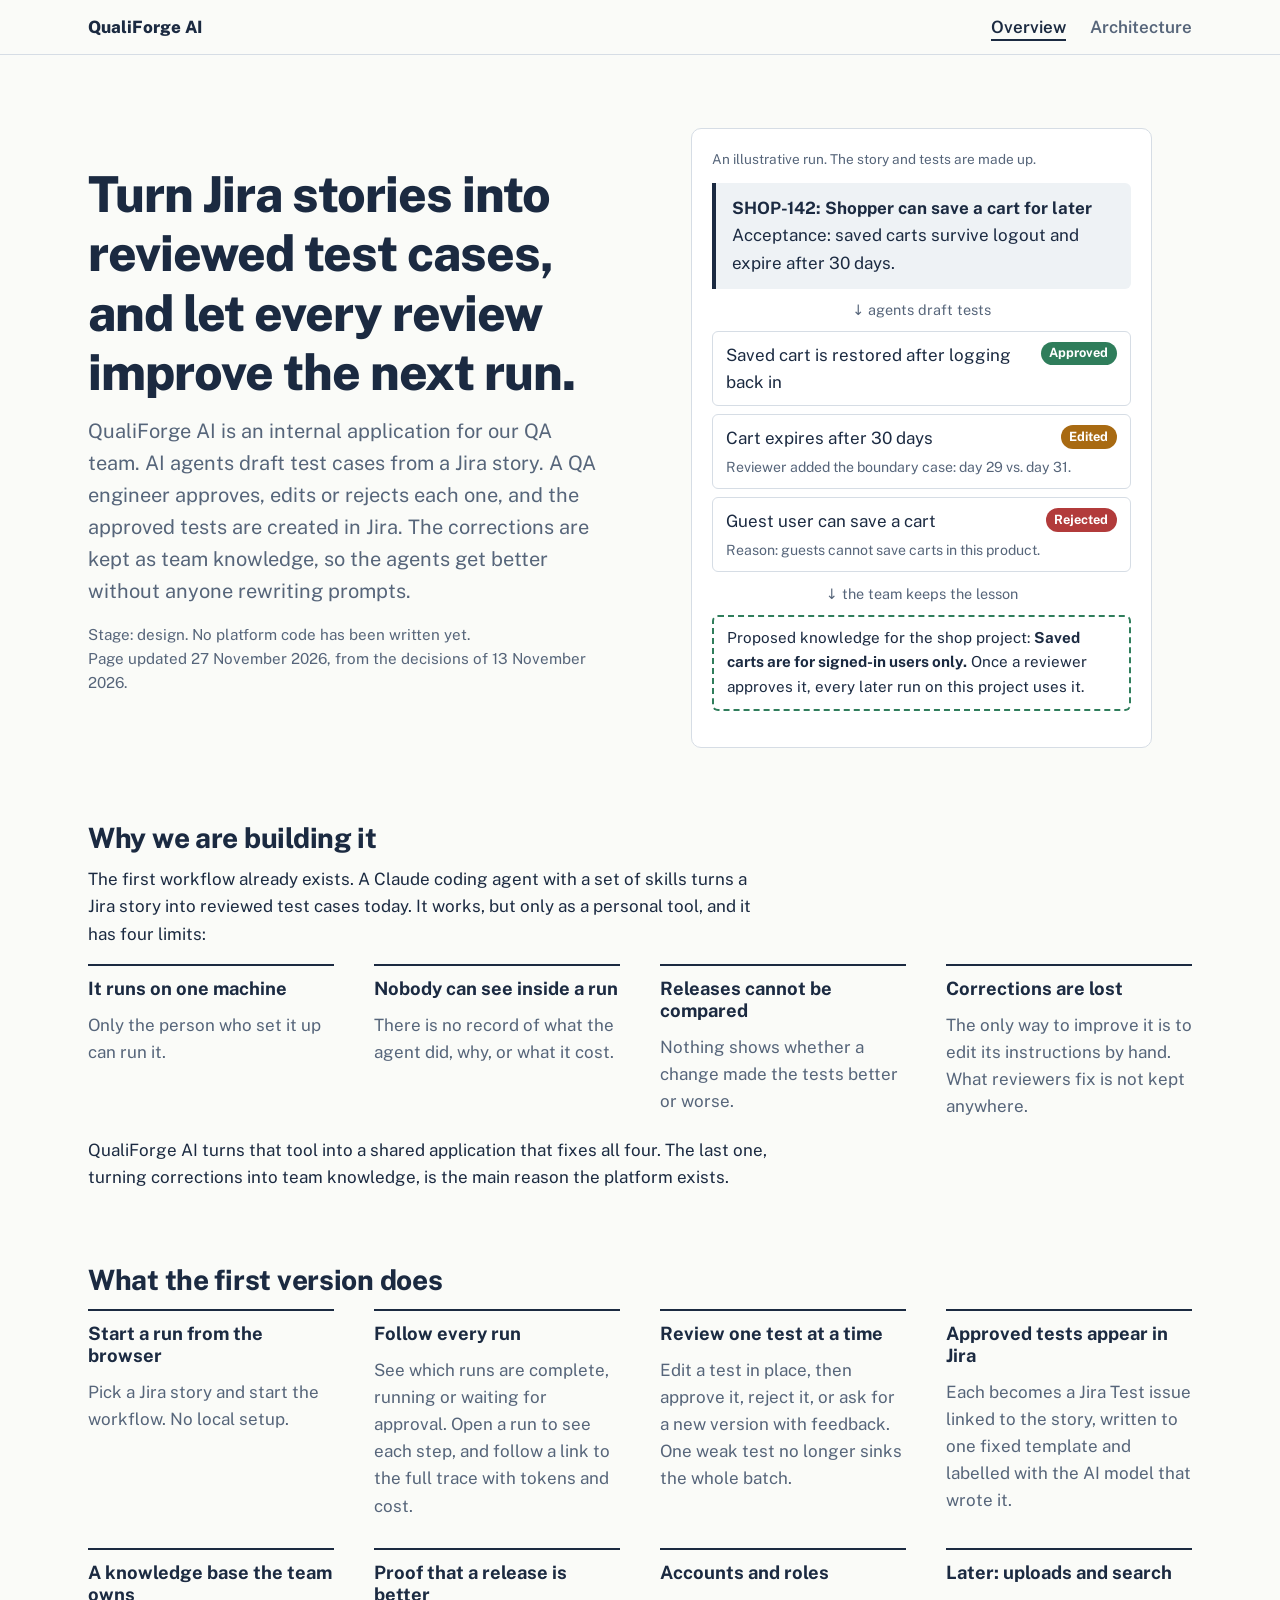
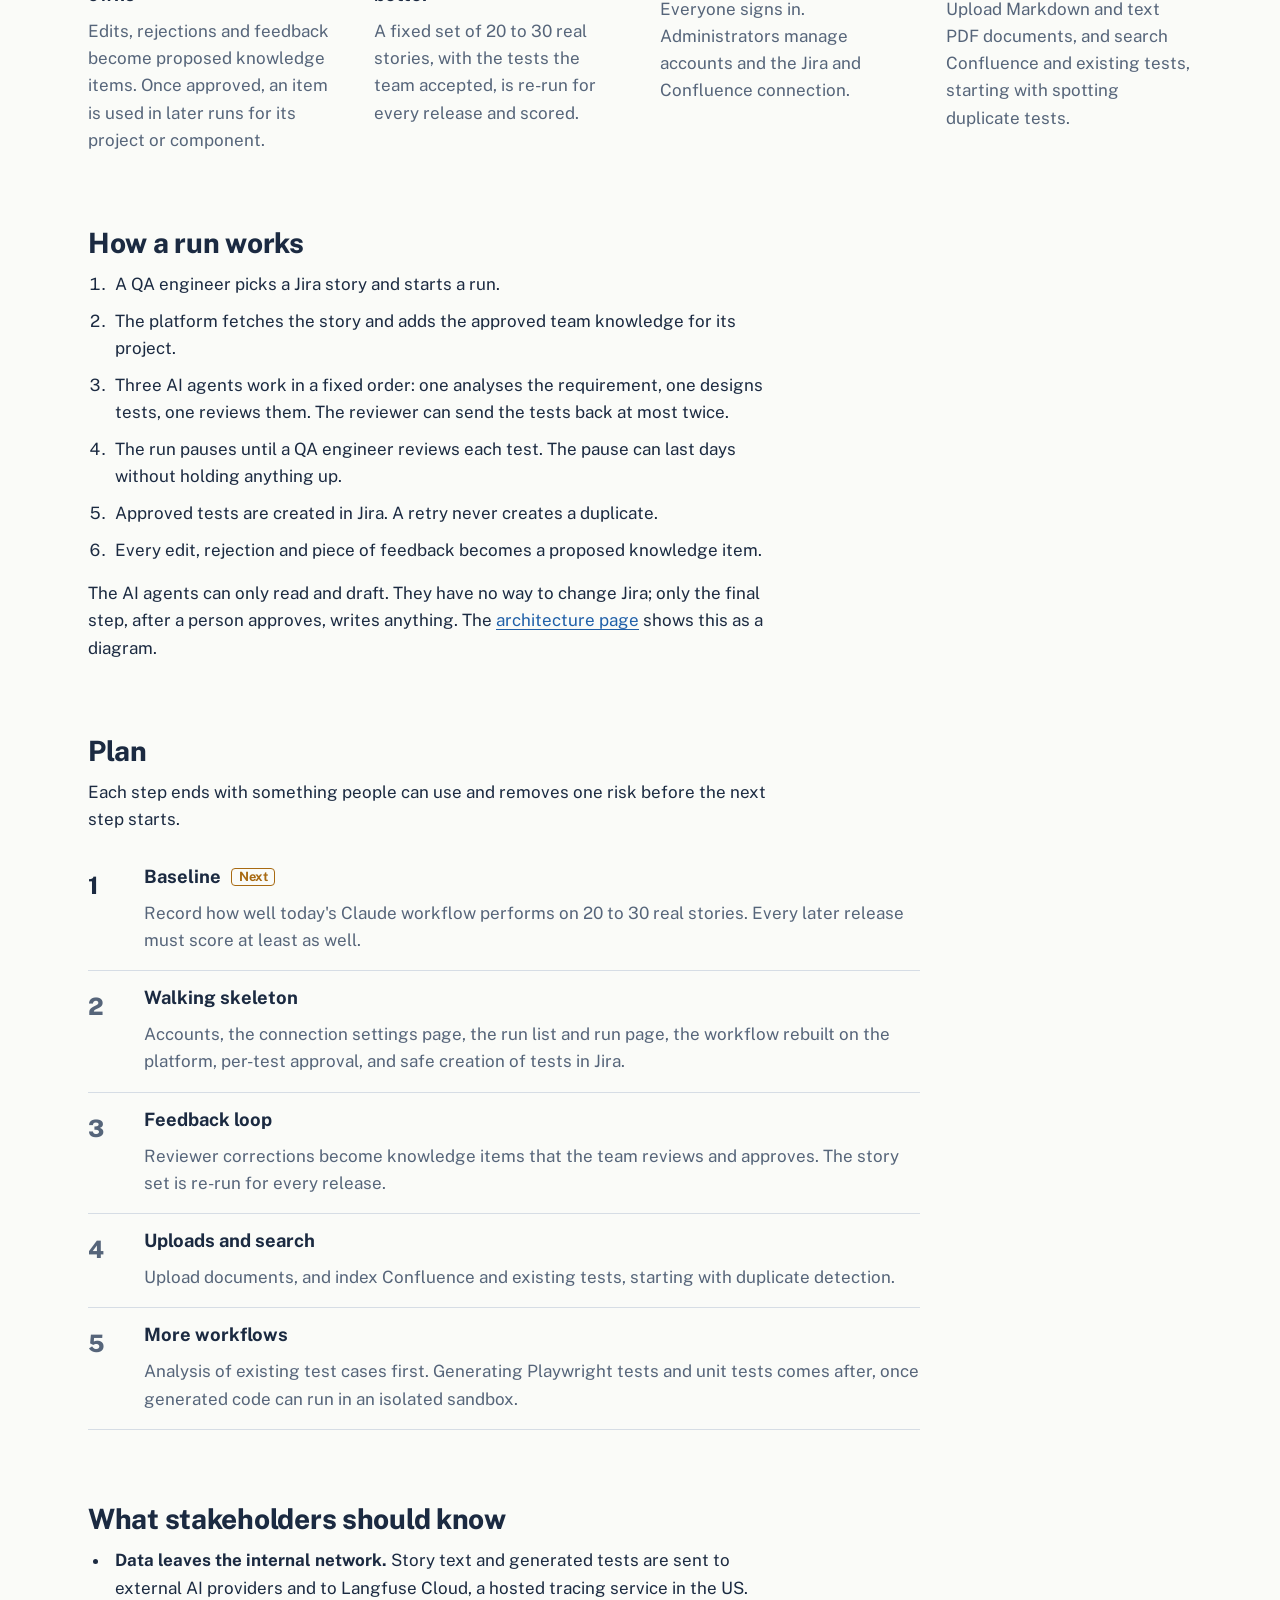
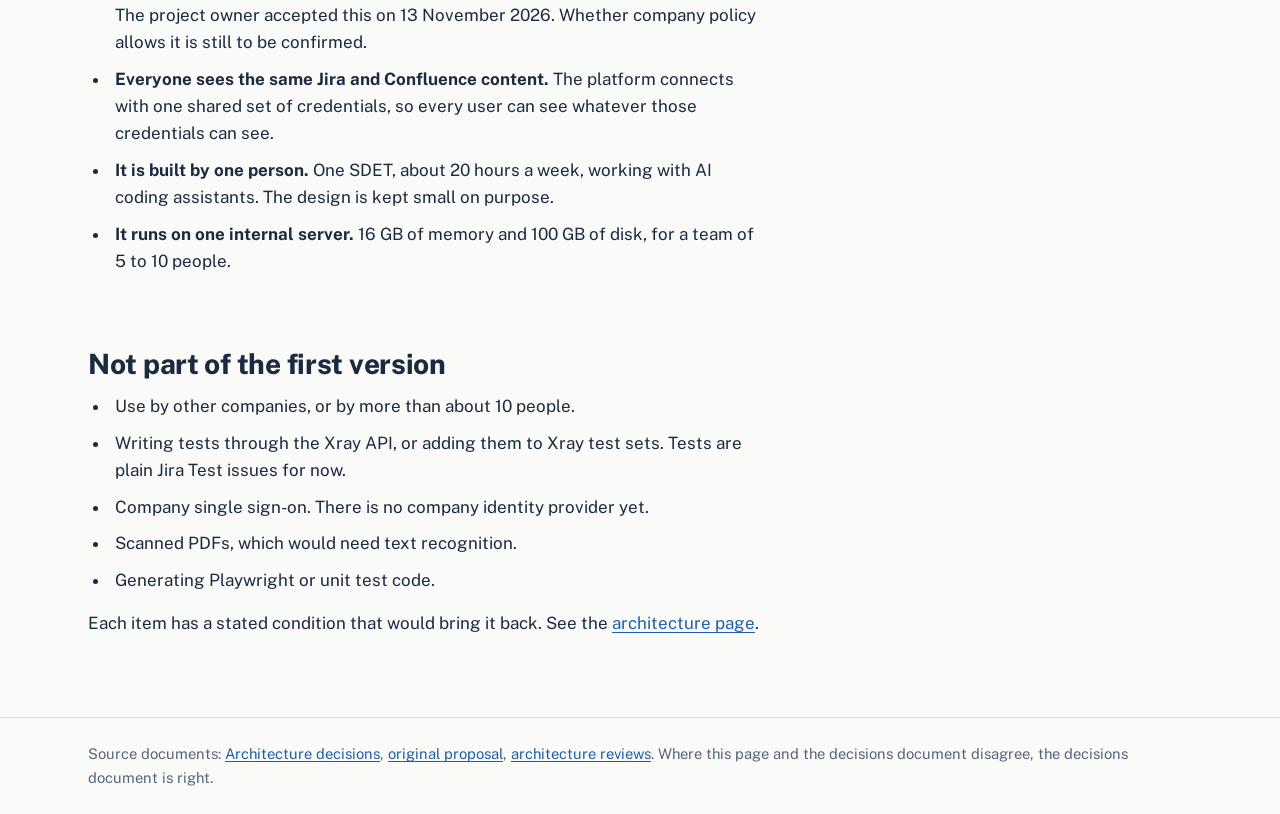
<file: docs/index.html>
<!doctype html>
<html lang="en">
  <head>
    <meta charset="utf-8" />
    <meta name="viewport" content="width=device-width, initial-scale=1" />
    <title>QualiForge AI: overview</title>
    <meta
      name="description"
      content="What QualiForge AI is, what it will do for the QA team, and the plan to build it."
    />
    <link rel="preconnect" href="https://fonts.googleapis.com" />
    <link rel="preconnect" href="https://fonts.gstatic.com" crossorigin />
    <link
      rel="stylesheet"
      href="https://fonts.googleapis.com/css2?family=Public+Sans:wght@400..800&display=swap"
    />
    <link rel="stylesheet" href="assets/style.css" />
  </head>
  <body>
    <header class="site-header">
      <nav aria-label="Main">
        <a class="brand" href="index.html">QualiForge AI</a>
        <a href="index.html" aria-current="page">Overview</a>
        <a href="architecture.html">Architecture</a>
      </nav>
    </header>

    <main>
      <section class="hero">
        <div>
          <h1>
            Turn Jira stories into reviewed test cases, and let every review
            improve the next run.
          </h1>
          <p class="lead">
            QualiForge AI is an internal application for our QA team. AI agents
            draft test cases from a Jira story. A QA engineer approves, edits or
            rejects each one, and the approved tests are created in Jira. The
            corrections are kept as team knowledge, so the agents get better
            without anyone rewriting prompts.
          </p>
          <p class="meta">
            Stage: design. No platform code has been written yet.<br />
            Page updated 27 November 2026, from the decisions of 13 November
            2026.
          </p>
        </div>

        <figure class="example" aria-labelledby="example-caption">
          <p class="example-caption" id="example-caption">
            An illustrative run. The story and tests are made up.
          </p>
          <div class="story">
            <strong>SHOP-142: Shopper can save a cart for later</strong>
            Acceptance: saved carts survive logout and expire after 30 days.
          </div>
          <p class="flow-down" aria-hidden="true">↓ agents draft tests</p>
          <ul class="tests">
            <li>
              <span>Saved cart is restored after logging back in</span>
              <span class="state approved">Approved</span>
            </li>
            <li>
              <span>Cart expires after 30 days</span>
              <span class="state edited">Edited</span>
              <span class="note"
                >Reviewer added the boundary case: day 29 vs. day 31.</span
              >
            </li>
            <li>
              <span>Guest user can save a cart</span>
              <span class="state rejected">Rejected</span>
              <span class="note"
                >Reason: guests cannot save carts in this product.</span
              >
            </li>
          </ul>
          <p class="flow-down" aria-hidden="true">
            ↓ the team keeps the lesson
          </p>
          <p class="knowledge">
            Proposed knowledge for the shop project:
            <strong>Saved carts are for signed-in users only.</strong> Once a
            reviewer approves it, every later run on this project uses it.
          </p>
        </figure>
      </section>

      <section aria-labelledby="why">
        <h2 id="why">Why we are building it</h2>
        <p class="prose">
          The first workflow already exists. A Claude coding agent with a set of
          skills turns a Jira story into reviewed test cases today. It works,
          but only as a personal tool, and it has four limits:
        </p>
        <ul class="points">
          <li>
            <h3>It runs on one machine</h3>
            <p>Only the person who set it up can run it.</p>
          </li>
          <li>
            <h3>Nobody can see inside a run</h3>
            <p>
              There is no record of what the agent did, why, or what it cost.
            </p>
          </li>
          <li>
            <h3>Releases cannot be compared</h3>
            <p>
              Nothing shows whether a change made the tests better or worse.
            </p>
          </li>
          <li>
            <h3>Corrections are lost</h3>
            <p>
              The only way to improve it is to edit its instructions by hand.
              What reviewers fix is not kept anywhere.
            </p>
          </li>
        </ul>
        <p class="prose">
          QualiForge AI turns that tool into a shared application that fixes all
          four. The last one, turning corrections into team knowledge, is the
          main reason the platform exists.
        </p>
      </section>

      <section aria-labelledby="features">
        <h2 id="features">What the first version does</h2>
        <ul class="points">
          <li>
            <h3>Start a run from the browser</h3>
            <p>Pick a Jira story and start the workflow. No local setup.</p>
          </li>
          <li>
            <h3>Follow every run</h3>
            <p>
              See which runs are complete, running or waiting for approval. Open
              a run to see each step, and follow a link to the full trace with
              tokens and cost.
            </p>
          </li>
          <li>
            <h3>Review one test at a time</h3>
            <p>
              Edit a test in place, then approve it, reject it, or ask for a new
              version with feedback. One weak test no longer sinks the whole
              batch.
            </p>
          </li>
          <li>
            <h3>Approved tests appear in Jira</h3>
            <p>
              Each becomes a Jira Test issue linked to the story, written to one
              fixed template and labelled with the AI model that wrote it.
            </p>
          </li>
          <li>
            <h3>A knowledge base the team owns</h3>
            <p>
              Edits, rejections and feedback become proposed knowledge items.
              Once approved, an item is used in later runs for its project or
              component.
            </p>
          </li>
          <li>
            <h3>Proof that a release is better</h3>
            <p>
              A fixed set of 20 to 30 real stories, with the tests the team
              accepted, is re-run for every release and scored.
            </p>
          </li>
          <li>
            <h3>Accounts and roles</h3>
            <p>
              Everyone signs in. Administrators manage accounts and the Jira and
              Confluence connection.
            </p>
          </li>
          <li>
            <h3>Later: uploads and search</h3>
            <p>
              Upload Markdown and text PDF documents, and search Confluence and
              existing tests, starting with spotting duplicate tests.
            </p>
          </li>
        </ul>
      </section>

      <section aria-labelledby="run">
        <h2 id="run">How a run works</h2>
        <ol class="steps">
          <li>A QA engineer picks a Jira story and starts a run.</li>
          <li>
            The platform fetches the story and adds the approved team knowledge
            for its project.
          </li>
          <li>
            Three AI agents work in a fixed order: one analyses the requirement,
            one designs tests, one reviews them. The reviewer can send the tests
            back at most twice.
          </li>
          <li>
            The run pauses until a QA engineer reviews each test. The pause can
            last days without holding anything up.
          </li>
          <li>
            Approved tests are created in Jira. A retry never creates a
            duplicate.
          </li>
          <li>
            Every edit, rejection and piece of feedback becomes a proposed
            knowledge item.
          </li>
        </ol>
        <p class="prose">
          The AI agents can only read and draft. They have no way to change
          Jira; only the final step, after a person approves, writes anything.
          The <a href="architecture.html#workflow">architecture page</a> shows
          this as a diagram.
        </p>
      </section>

      <section aria-labelledby="roadmap">
        <h2 id="roadmap">Plan</h2>
        <p class="prose">
          Each step ends with something people can use and removes one risk
          before the next step starts.
        </p>
        <ol class="roadmap">
          <li class="next">
            <div>
              <h3>Baseline <span class="tag">Next</span></h3>
              <p>
                Record how well today's Claude workflow performs on 20 to 30
                real stories. Every later release must score at least as well.
              </p>
            </div>
          </li>
          <li>
            <div>
              <h3>Walking skeleton</h3>
              <p>
                Accounts, the connection settings page, the run list and run
                page, the workflow rebuilt on the platform, per-test approval,
                and safe creation of tests in Jira.
              </p>
            </div>
          </li>
          <li>
            <div>
              <h3>Feedback loop</h3>
              <p>
                Reviewer corrections become knowledge items that the team
                reviews and approves. The story set is re-run for every release.
              </p>
            </div>
          </li>
          <li>
            <div>
              <h3>Uploads and search</h3>
              <p>
                Upload documents, and index Confluence and existing tests,
                starting with duplicate detection.
              </p>
            </div>
          </li>
          <li>
            <div>
              <h3>More workflows</h3>
              <p>
                Analysis of existing test cases first. Generating Playwright
                tests and unit tests comes after, once generated code can run in
                an isolated sandbox.
              </p>
            </div>
          </li>
        </ol>
      </section>

      <section aria-labelledby="know">
        <h2 id="know">What stakeholders should know</h2>
        <ul class="steps">
          <li>
            <strong>Data leaves the internal network.</strong> Story text and
            generated tests are sent to external AI providers and to Langfuse
            Cloud, a hosted tracing service in the US. The project owner
            accepted this on 13 November 2026. Whether company policy allows it
            is still to be confirmed.
          </li>
          <li>
            <strong>Everyone sees the same Jira and Confluence content.</strong>
            The platform connects with one shared set of credentials, so every
            user can see whatever those credentials can see.
          </li>
          <li>
            <strong>It is built by one person.</strong> One SDET, about 20 hours
            a week, working with AI coding assistants. The design is kept small
            on purpose.
          </li>
          <li>
            <strong>It runs on one internal server.</strong> 16 GB of memory and
            100 GB of disk, for a team of 5 to 10 people.
          </li>
        </ul>
      </section>

      <section aria-labelledby="scope">
        <h2 id="scope">Not part of the first version</h2>
        <ul class="steps">
          <li>Use by other companies, or by more than about 10 people.</li>
          <li>
            Writing tests through the Xray API, or adding them to Xray test
            sets. Tests are plain Jira Test issues for now.
          </li>
          <li>
            Company single sign-on. There is no company identity provider yet.
          </li>
          <li>Scanned PDFs, which would need text recognition.</li>
          <li>Generating Playwright or unit test code.</li>
        </ul>
        <p class="prose">
          Each item has a stated condition that would bring it back. See the
          <a href="architecture.html#deferred">architecture page</a>.
        </p>
      </section>
    </main>

    <footer>
      <div>
        Source documents:
        <a
          href="https://github.com/thuongdv/qualiforge-ai/blob/main/docs/architecture/ARCHITECTURE_DECISIONS.md"
          >Architecture decisions</a
        >,
        <a
          href="https://github.com/thuongdv/qualiforge-ai/blob/main/docs/architecture/ARCHITECTURE.md"
          >original proposal</a
        >,
        <a
          href="https://github.com/thuongdv/qualiforge-ai/tree/main/docs/reviews"
          >architecture reviews</a
        >. Where this page and the decisions document disagree, the decisions
        document is right.
      </div>
    </footer>
  </body>
</html>
</file>
<file: docs/assets/style.css>
:root {
  --ink: #1b2a41;
  --slate: #56657a;
  --paper: #fafbf8;
  --rule: #d6dde5;
  --wash: #eef2f5;
  --approved: #2f7d5b;
  --edited: #a86a12;
  --rejected: #b23b3b;
  --link: #1f5fa8;
  --measure: 68ch;
}

* {
  box-sizing: border-box;
}

html {
  scroll-padding-top: 4.5rem;
}

body {
  margin: 0;
  background: var(--paper);
  color: var(--ink);
  font-family: "Public Sans", system-ui, sans-serif;
  font-size: 1.0625rem;
  line-height: 1.6;
}

a {
  color: var(--link);
  text-underline-offset: 0.15em;
}

a:focus-visible,
button:focus-visible {
  outline: 3px solid var(--link);
  outline-offset: 2px;
}

h1,
h2,
h3 {
  line-height: 1.2;
  margin: 0 0 0.75rem;
}

h1 {
  font-size: clamp(2rem, 4.5vw, 3.1rem);
  font-weight: 800;
  letter-spacing: -0.02em;
}

h2 {
  font-size: 1.75rem;
  font-weight: 750;
  letter-spacing: -0.01em;
}

h3 {
  font-size: 1.15rem;
  font-weight: 700;
}

p,
ul,
ol {
  margin: 0 0 1rem;
}

/* Header */
.site-header {
  position: sticky;
  top: 0;
  z-index: 10;
  background: var(--paper);
  border-bottom: 1px solid var(--rule);
}

.site-header nav {
  max-width: 72rem;
  margin: 0 auto;
  padding: 0.85rem 1.5rem;
  display: flex;
  gap: 1.5rem;
  align-items: baseline;
  flex-wrap: wrap;
}

.brand {
  font-weight: 800;
  color: var(--ink);
  text-decoration: none;
  margin-right: auto;
}

.site-header nav a:not(.brand) {
  color: var(--slate);
  text-decoration: none;
  font-weight: 600;
}

.site-header nav a[aria-current="page"] {
  color: var(--ink);
  box-shadow: inset 0 -2px 0 var(--ink);
}

/* Layout */
main {
  max-width: 72rem;
  margin: 0 auto;
  padding: 0 1.5rem 4rem;
}

section {
  padding: 3.5rem 0 0;
}

.prose {
  max-width: var(--measure);
}

.lead {
  font-size: 1.25rem;
  color: var(--slate);
  max-width: 56ch;
}

.meta {
  color: var(--slate);
  font-size: 0.95rem;
}

/* Hero */
.hero {
  display: grid;
  grid-template-columns: minmax(0, 1fr) minmax(0, 1.05fr);
  gap: 3rem;
  align-items: center;
  padding-top: 3.5rem;
}

.example {
  border: 1px solid var(--rule);
  border-radius: 10px;
  background: #fff;
  padding: 1.25rem;
}

.example-caption {
  font-size: 0.85rem;
  color: var(--slate);
  margin: 0 0 0.75rem;
}

.story {
  border-left: 4px solid var(--ink);
  background: var(--wash);
  padding: 0.75rem 1rem;
  border-radius: 0 6px 6px 0;
}

.story strong {
  display: block;
}

.flow-down {
  text-align: center;
  color: var(--slate);
  font-size: 0.9rem;
  margin: 0.6rem 0;
}

.tests {
  list-style: none;
  padding: 0;
  margin: 0;
  display: grid;
  gap: 0.5rem;
}

.tests li {
  display: grid;
  grid-template-columns: 1fr auto;
  gap: 0.25rem 1rem;
  align-items: start;
  padding: 0.6rem 0.8rem;
  border: 1px solid var(--rule);
  border-radius: 6px;
}

.tests .note {
  grid-column: 1 / -1;
  font-size: 0.88rem;
  color: var(--slate);
}

.state {
  font-size: 0.8rem;
  font-weight: 700;
  padding: 0.1rem 0.55rem;
  border-radius: 999px;
  color: #fff;
  white-space: nowrap;
}

.state.approved {
  background: var(--approved);
}

.state.edited {
  background: var(--edited);
}

.state.rejected {
  background: var(--rejected);
}

.knowledge {
  border: 2px dashed var(--approved);
  border-radius: 6px;
  padding: 0.6rem 0.8rem;
  font-size: 0.95rem;
}

/* Lists of points */
.points {
  display: grid;
  grid-template-columns: repeat(auto-fit, minmax(15rem, 1fr));
  gap: 1.75rem 2.5rem;
  padding: 0;
  list-style: none;
}

.points li {
  border-top: 2px solid var(--ink);
  padding-top: 0.75rem;
}

.points p {
  margin: 0;
  color: var(--slate);
}

.steps {
  max-width: var(--measure);
  padding-left: 1.4rem;
}

.steps li {
  margin-bottom: 0.6rem;
  padding-left: 0.3rem;
}

/* Roadmap */
.roadmap {
  list-style: none;
  padding: 0;
  max-width: 52rem;
  counter-reset: step;
}

.roadmap li {
  counter-increment: step;
  display: grid;
  grid-template-columns: 2.5rem 1fr;
  gap: 0 1rem;
  padding: 1rem 0;
  border-bottom: 1px solid var(--rule);
}

.roadmap li::before {
  content: counter(step);
  font-weight: 800;
  font-size: 1.5rem;
  color: var(--slate);
}

.roadmap li.next::before {
  color: var(--ink);
}

.roadmap p {
  margin: 0.25rem 0 0;
  color: var(--slate);
}

.tag {
  display: inline-block;
  font-size: 0.8rem;
  font-weight: 700;
  border: 1px solid currentColor;
  border-radius: 4px;
  padding: 0 0.4rem;
  margin-left: 0.4rem;
  vertical-align: 0.1em;
  color: var(--edited);
}

/* Tables */
.table-wrap {
  overflow-x: auto;
}

table {
  border-collapse: collapse;
  width: 100%;
  font-size: 0.97rem;
}

th,
td {
  text-align: left;
  vertical-align: top;
  padding: 0.65rem 0.9rem 0.65rem 0;
  border-bottom: 1px solid var(--rule);
}

th {
  font-weight: 700;
  border-bottom: 2px solid var(--ink);
}

td:first-child {
  white-space: nowrap;
  color: var(--slate);
}

/* Diagrams */
.diagram {
  background: #fff;
  border: 1px solid var(--rule);
  border-radius: 10px;
  padding: 1.25rem;
  overflow-x: auto;
  margin: 1.25rem 0;
}

.diagram pre.mermaid {
  margin: 0;
  text-align: center;
  font-family: inherit;
}

/* Decisions */
details {
  border-bottom: 1px solid var(--rule);
  max-width: 60rem;
}

summary {
  cursor: pointer;
  padding: 0.8rem 0;
  font-weight: 650;
}

summary span {
  color: var(--slate);
  font-weight: 500;
  margin-right: 0.5rem;
}

details > div {
  padding: 0 0 1rem 1.2rem;
  max-width: var(--measure);
}

details dl {
  margin: 0;
}

details dt {
  font-weight: 700;
  margin-top: 0.5rem;
}

details dd {
  margin: 0;
}

.callout {
  border-left: 4px solid var(--approved);
  background: #edf5f0;
  padding: 1rem 1.25rem;
  max-width: var(--measure);
  border-radius: 0 6px 6px 0;
}

footer {
  border-top: 1px solid var(--rule);
  color: var(--slate);
  font-size: 0.92rem;
}

footer div {
  max-width: 72rem;
  margin: 0 auto;
  padding: 1.5rem;
}

@media (max-width: 820px) {
  .hero {
    grid-template-columns: 1fr;
    gap: 2rem;
  }

  td:first-child {
    white-space: normal;
  }
}
</file>
